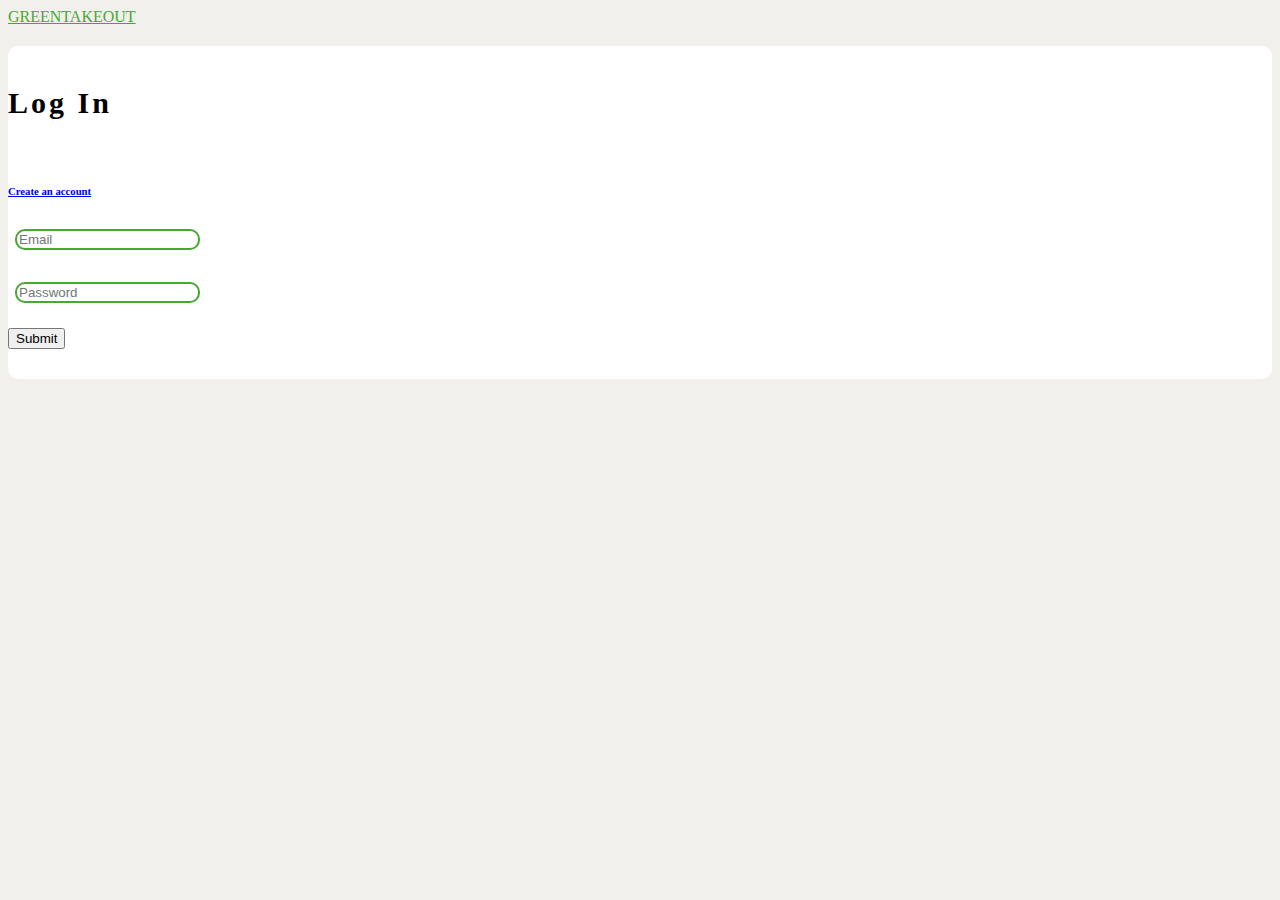
<file: index.html>
<!DOCTYPE html>
<html lang="en">
    <head>
        <meta charset="UTF-8">
        <meta http-equiv="X-UA-Compatible" content="IE=edge">
        <meta name="viewport" content="width=device-width, initial-scale=1.0">
        <title>Login</title>
        <link rel="stylesheet" href="./css/login.css">
        <link href="https://cdn.jsdelivr.net/npm/bootstrap@5.2.0/dist/css/bootstrap.min.css" rel="stylesheet" integrity="sha384-gH2yIJqKdNHPEq0n4Mqa/HGKIhSkIHeL5AyhkYV8i59U5AR6csBvApHHNl/vI1Bx" crossorigin="anonymous">
</head>
<body>
  <nav class="navbar bg-light">
    <div class="container-fluid">
        <a class="navbar-brand" href="#" style="color: rgb(71, 168, 50);">GREENTAKEOUT</a>
    </div>
    </nav>

    <div class="container px-4 px-lg-5 my-5">
        <div class="login-form text-center">
            <!-- returning customer log in -->
            <h1 class="reg">Log In</h1>
            <h6><a href="/GreenTakeout/screens/Register.html">Create an account</a></h6>
            <form action="">
                <input type="text" id="email" name="fname" placeholder="Email"><br><br>
                <input type="password" id="pass" name="lname" placeholder="Password"><br><br>
                <button type="button" class="btn btn-secondary btn-small" onclick="handleOnLoad(document.getElementById('email').value)">Submit</button> 
                <div style="color: red;" id="errorMsg"></div>
            </form>
        </div>
    </div>
   <script src="./scripts/login.js"></script>
</body>
</html>
</file>
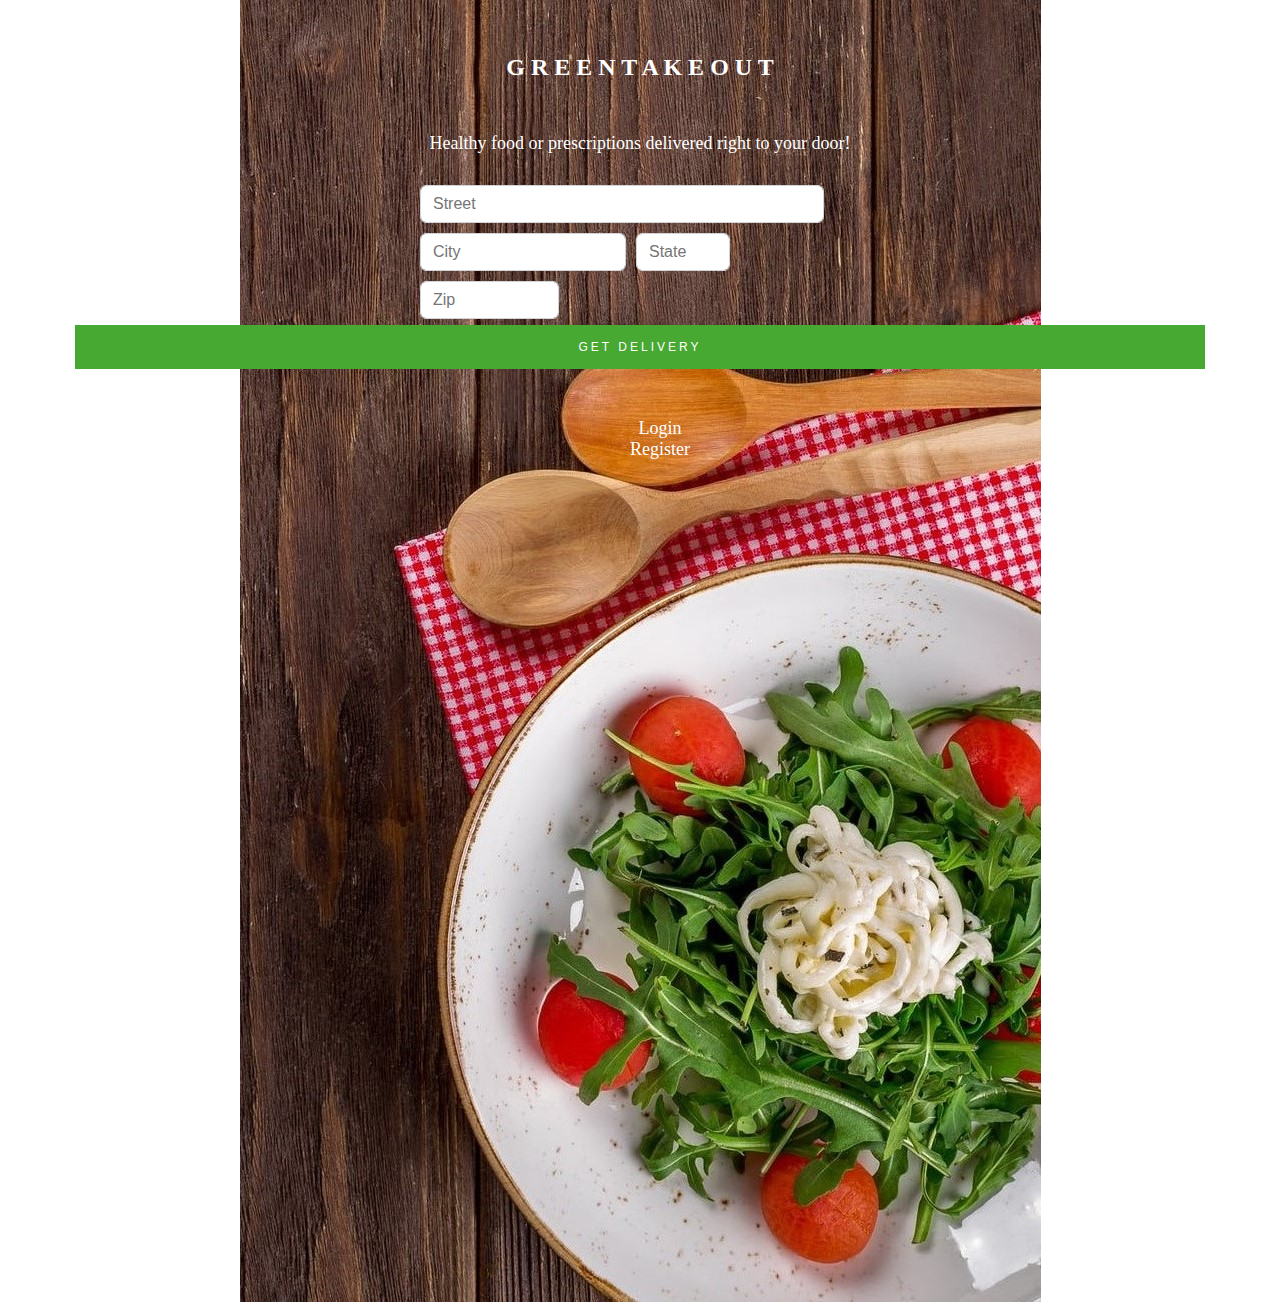
<file: screens/Customer.html>
<!DOCTYPE html>
<html lang="en">
<head>
    <meta charset="UTF-8">
    <meta http-equiv="X-UA-Compatible" content="IE=edge">
    <meta name="viewport" content="width=device-width, initial-scale=1.0">
    <title>GreenTakeout</title>
    <link href="https://cdn.jsdelivr.net/npm/bootstrap@5.2.0/dist/css/bootstrap.min.css" rel="stylesheet" integrity="sha384-gH2yIJqKdNHPEq0n4Mqa/HGKIhSkIHeL5AyhkYV8i59U5AR6csBvApHHNl/vI1Bx" crossorigin="anonymous">
    <link href="../css/index.css" rel="stylesheet">
</head>
<body onload="getUser()">
    <div class="header">
        <div>
            <ul class="ul-welcome-page" id="login-buttons">
                <li>
                    <a class="login-button" href="/GreenTakeout/index.html">Login</a>
                </li>
                <li>
                    <a class="login-button" href="/GreenTakeout/screens/Register.html">Register</a>
                </li>
            </ul>
            <p class="header-p">G R E E N T A K E O U T</p>
            <button onclick="routeMainPage()" class="submit-home-btn">Get Delivery</button>
            <p class="header-p-food">Healthy food or prescriptions delivered right to your door!</p>
            <img src="../assets/food.jpeg" class="header-img">
            <div class="address-field">
                <div class="form-group">
                    <input type="street" 
                           class="form-control-id" 
                           id="autocomplete" 
                           placeholder="Street" onchange="saveAddress()">
                    
                    <input type="city" 
                           class="form-control-id" 
                           id="inputCity" 
                           placeholder="City">
                    
                    <input type="state" 
                           class="form-control-id" 
                           id="inputState" 
                           placeholder="State">
                    
                    <input type="zip" 
                           class="form-control-id" 
                           id="inputZip" 
                           placeholder="Zip">
                  </div>
            </div>
        </div>
    </div>

<script src="https://cdn.jsdelivr.net/npm/bootstrap@5.2.0/dist/js/bootstrap.bundle.min.js" integrity="sha384-A3rJD856KowSb7dwlZdYEkO39Gagi7vIsF0jrRAoQmDKKtQBHUuLZ9AsSv4jD4Xa" crossorigin="anonymous"></script>
<script src="../scripts/index.js"></script>
</body>
</html>
</file>
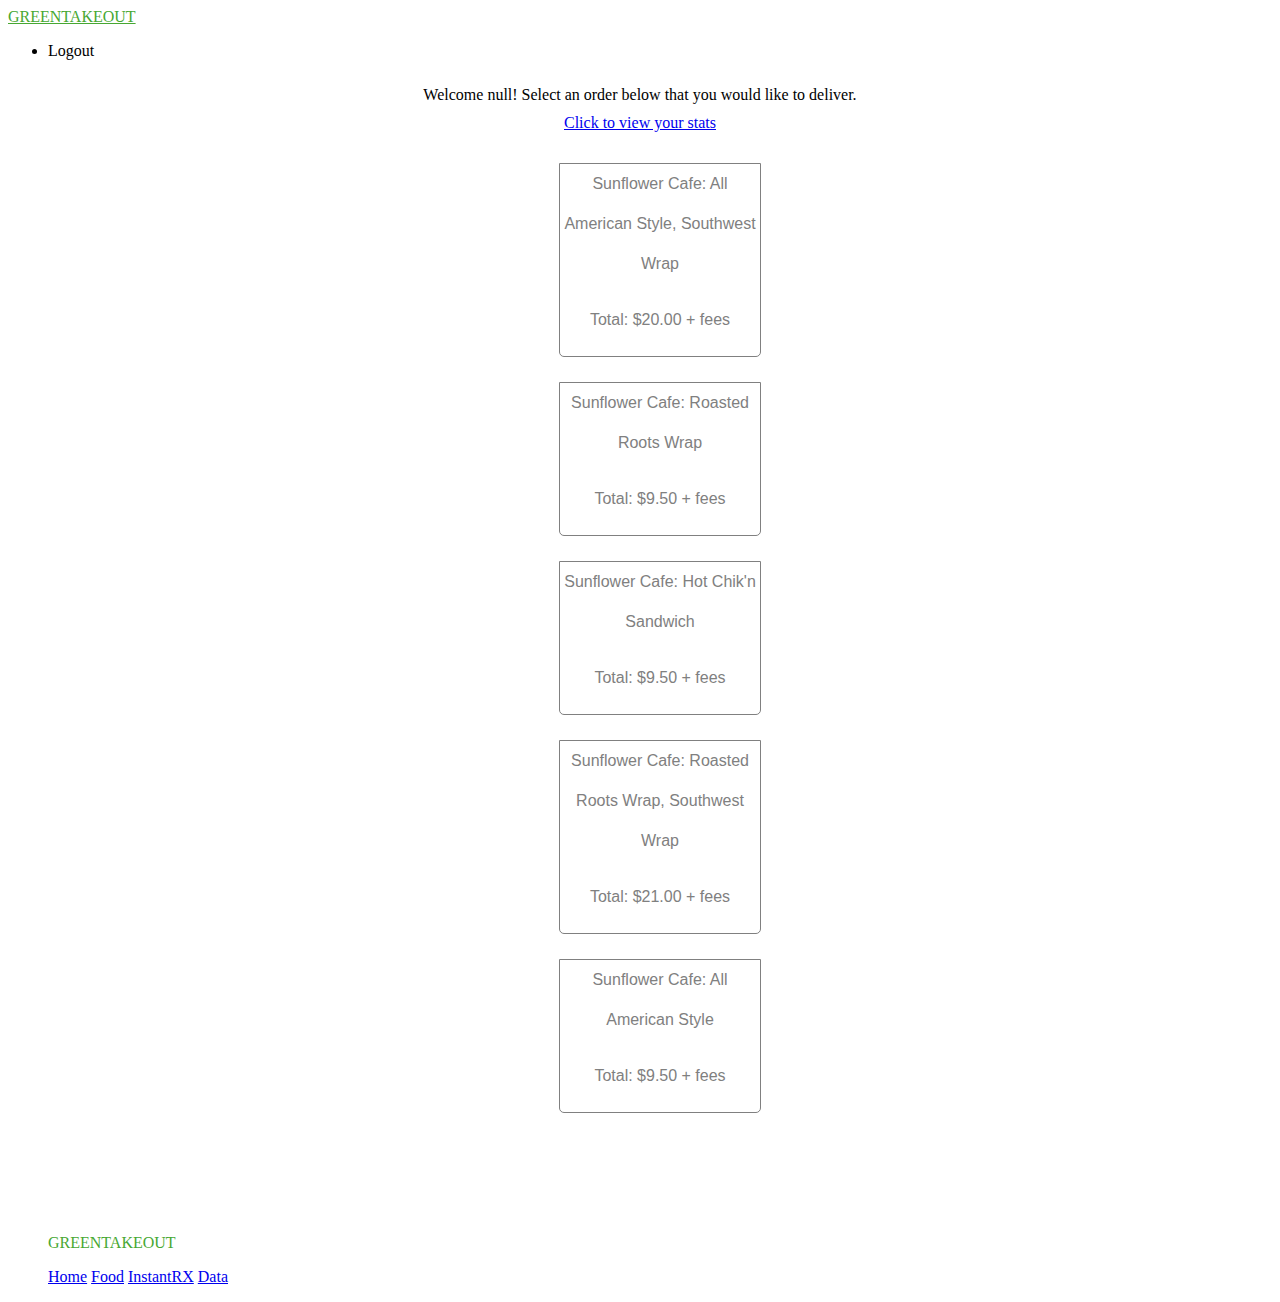
<file: screens/Driver.html>
<!DOCTYPE html>
<html lang="en">
<head>
    <meta charset="UTF-8">
    <meta http-equiv="X-UA-Compatible" content="IE=edge">
    <meta name="viewport" content="width=device-width, initial-scale=1.0">
    <title>Driver Dashboard</title>
    <link rel="stylesheet" href="../css/driver.css">
    <link rel="stylesheet" href="../css/home.css">
    <link href="https://cdn.jsdelivr.net/npm/bootstrap@5.2.0/dist/css/bootstrap.min.css" rel="stylesheet" integrity="sha384-gH2yIJqKdNHPEq0n4Mqa/HGKIhSkIHeL5AyhkYV8i59U5AR6csBvApHHNl/vI1Bx" crossorigin="anonymous">
</head>
<body onload="getDriver()">
    <nav class="navbar bg-light">
        <div class="container-fluid">
            <a class="navbar-brand" href="#" style="color: rgb(71, 168, 50);">GREENTAKEOUT</a>
            <ul class="navbar-nav home-ul">
                <li class="nav-item">
                <a class="nav-link active" aria-current="page" onclick="handleLogout()">Logout</a>
                </li>
            </ul>
        </div>
    </nav>

    <div id="welcome-driver" class="welcome-driver"></div>
    <div class="driver-dashboard"><a href="/GreenTakeout/screens/DriverStats.html">Click to view your stats</a></div>
    <div class="order-container">
        <ul class="order-ul">
            <li class="order-li">
                <input id="order1" type="checkbox" name="order1" />
                <label for="order1">Sunflower Cafe: All American Style, Southwest Wrap<p>Total: $20.00 + fees</p></label>
            </li>
            <li class="order-li">
                <input id="order2" type="checkbox" name="order2" />
                <label for="order2">Sunflower Cafe: Roasted Roots Wrap<p>Total: $9.50 + fees</p></label>
            </li>
            <li class="order-li">
                <input id="order3" type="checkbox" name="order3" />
                <label for="order3">Sunflower Cafe: Hot Chik'n Sandwich<p>Total: $9.50 + fees</p></label>
            </li>
            <li class="order-li">
                <input id="order4" type="checkbox" name="order4" />
                <label for="order4">Sunflower Cafe: Roasted Roots Wrap, Southwest Wrap<p>Total: $21.00 + fees</p></label>
            </li>
            <li class="order-li">
                <input id="order4" type="checkbox" name="order4" />
                <label for="order4">Sunflower Cafe: All American Style<p>Total: $9.50 + fees</p></label>
            </li>
        </ul>
    </div>

    <!-- Footer -->
    <footer class="py-3 bg-dark">
        <div class="row align-items-center footer-container">
            <div class="col">
                <ul class="footer-ul">
                    <p class="footer-title">GREENTAKEOUT</p>
                    <li class="footer-item">
                      <a class="nav-link" href="/GreenTakeout/screens/Customer.html">Home</a> 
                      <a class="nav-link" href="/GreenTakeout/screens/Home.html">Food</a> 
                      <a class="nav-link" href="/GreenTakeout/screens/InstantRx.html">InstantRX</a>
                      <a class="nav-link" href="/GreenTakeout/screens/Data.html">Data</a>  
                    </li>
                </ul>
            </div>
        </div>
    </footer>

    <script src="../scripts/index.js"></script>
    <script src="../scripts/driver.js"></script>
</body>
</html>
</file>
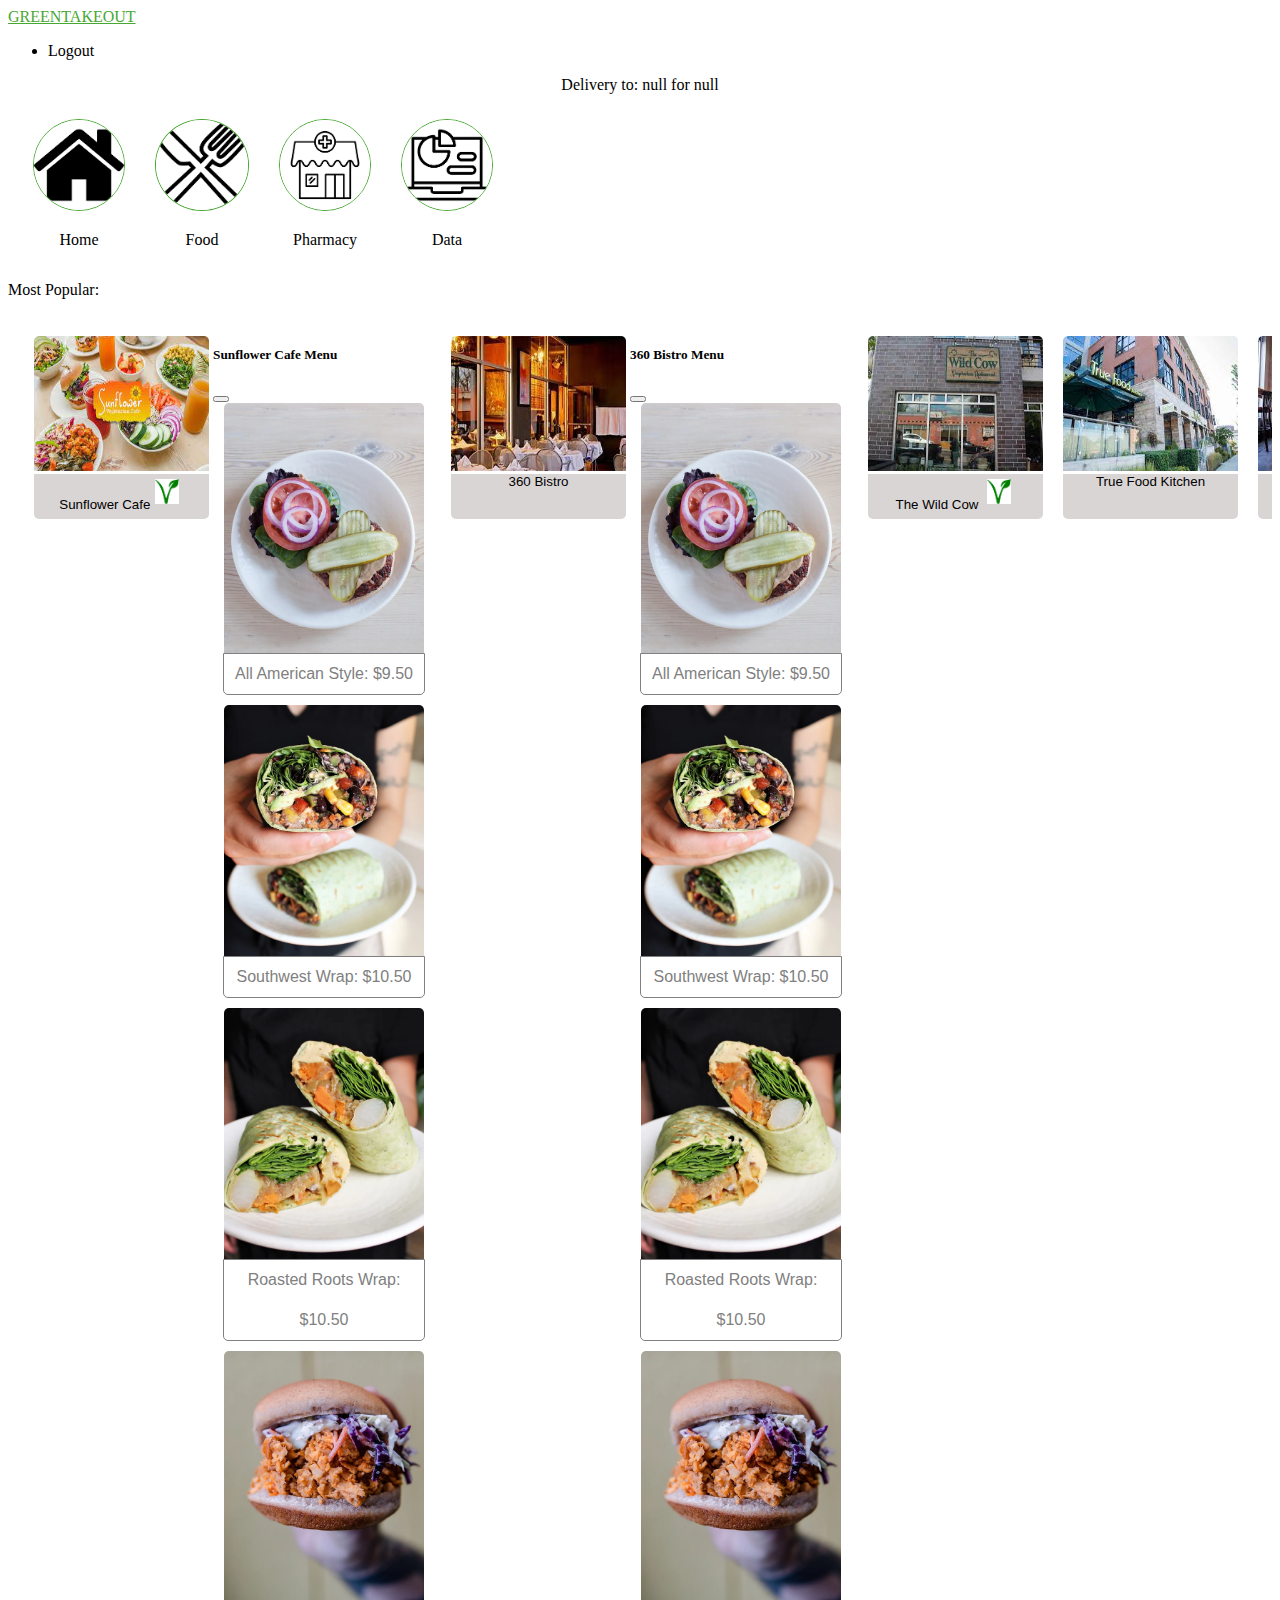
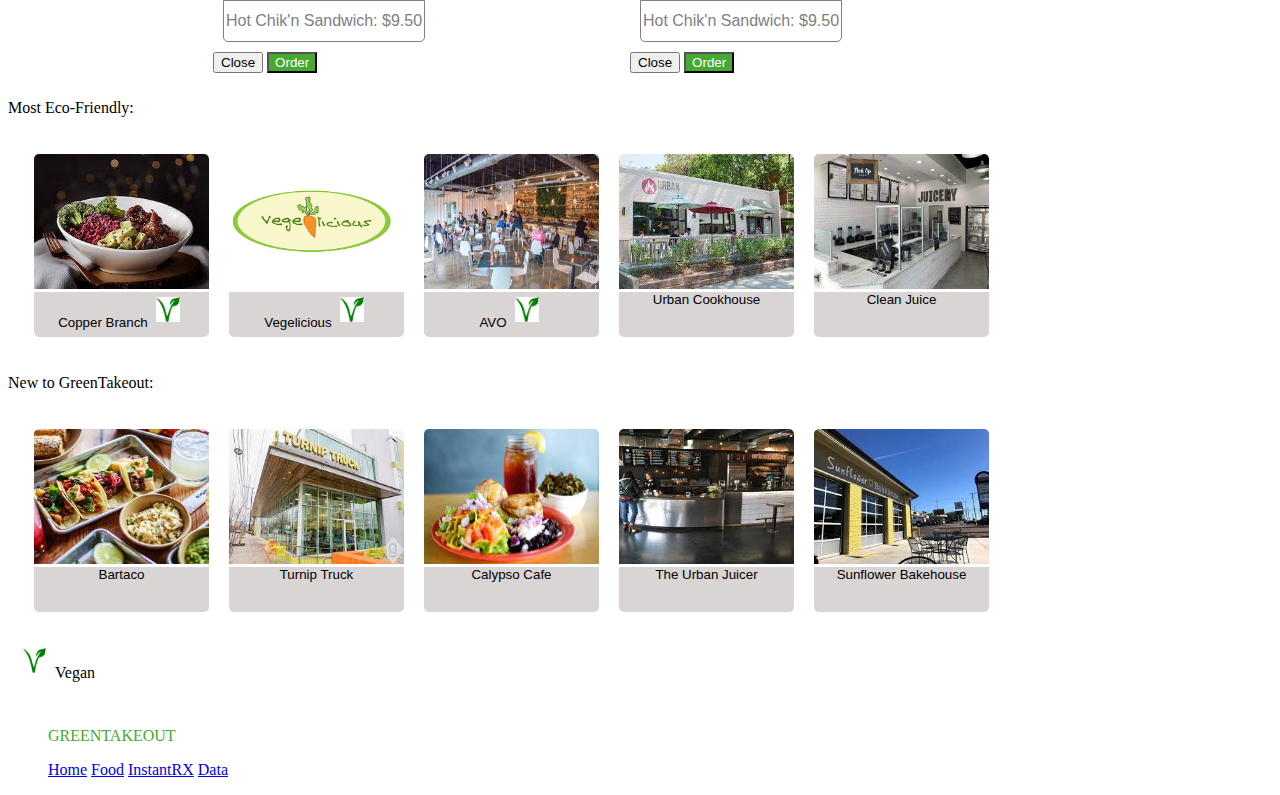
<file: screens/Home.html>
<!DOCTYPE html>
<html lang="en">
<head>
    <meta charset="UTF-8">
    <meta http-equiv="X-UA-Compatible" content="IE=edge">
    <meta name="viewport" content="width=device-width, initial-scale=1.0">
    <title>Home</title>
    <link href="../css/home.css" rel="stylesheet">
    <!-- CSS only -->
    <link href="https://cdn.jsdelivr.net/npm/bootstrap@5.2.0/dist/css/bootstrap.min.css" rel="stylesheet" integrity="sha384-gH2yIJqKdNHPEq0n4Mqa/HGKIhSkIHeL5AyhkYV8i59U5AR6csBvApHHNl/vI1Bx" crossorigin="anonymous">
</head>
<body onload="getAddress()">
<nav class="navbar bg-light">
<div class="container-fluid">
    <a class="navbar-brand" href="#" style="color: rgb(71, 168, 50);">GREENTAKEOUT</a>
    <ul class="navbar-nav home-ul">
        <li class="nav-item">
        <a class="nav-link active" aria-current="page" onclick="handleLogout()">Logout</a>
        </li>
    </ul>
</div>
</nav>

<div class="container">
    <div id="li-address"></div>
    <!-- FAVICON CONTAINER -->
    <div class="icon-container">
        <a href="/GreenTakeout/screens/Customer.html" class="favicon-card-a">
            <div class="icon">
                <img class="favicon-home" src="../assets/home.png">
                <p>Home</p>
            </div>
        </a>
        <a href="/GreenTakeout/screens/Home.html" class="favicon-card-a">
            <div class="icon">
                <img class="favicon-home" src="../assets/food.png">
                <p>Food</p>
            </div>
        </a>
        <a href="/GreenTakeout/screens/InstantRx.html" class="favicon-card-a">
            <div class="icon">
                <img class="favicon-home" src="../assets/pharmacy.png">
                <p>Pharmacy</p>
            </div>
        </a>
        <a href="/GreenTakeout/screens/Data.html" class="favicon-card-a">
            <div class="icon">
                <img class="favicon-home" src="../assets/data.png">
                <p>Data</p>
            </div>
        </a>
    </div>

    <!-- RESTAURANT CONTAINER -->
    <p class="section-title-p">Most Popular:</p>
    <div class="container-food-parent">
        <div class="food-container">
            <button class="food-card" data-bs-toggle="modal" data-bs-target="#sunflowerModal">
                <img class="restaurant-img" src="../assets/sunflower-cafe.jpg">
                <div class="rest-name">Sunflower Cafe<img src="../assets/vegan.png" class="vegan-favicon"></div>
                
            </button>
        </div>

        <!-- Sunflower Cafe Modal -->
        <div class="modal fade" id="sunflowerModal" tabindex="-1" aria-labelledby="sunflowerModalLabel" aria-hidden="true">
        <div class="modal-dialog">
            <div class="modal-content">
            <div class="modal-header">
                <h5 class="modal-title" id="sunflowerModalLabel">Sunflower Cafe Menu</h5>
                <button type="button" class="btn-close" data-bs-dismiss="modal" aria-label="Close"></button>
            </div>
            <div class="modal-body">
                <div class="menu-item">
                    <img class="menu-food-img" src="../assets/sunflower-cafe/american-style.webp">
                    <div class="menu-food-wrapper">
                        <input id="hamburger" type="checkbox" name="hamburger" />
                        <label for="hamburger">All American Style: $9.50</label>
                    </div>
                </div>
                <div class="menu-item">
                    <img class="menu-food-img" src="../assets/sunflower-cafe/southwest-wrap.webp">
                    <div class="menu-food-wrapper">
                        <input id="southwest-wrap" type="checkbox" name="southwest-wrap" />
                        <label for="southwest-wrap">Southwest Wrap: $10.50</label>
                    </div>
                </div>
                <div class="menu-item">
                    <img class="menu-food-img" src="../assets/sunflower-cafe/roasted-roots.webp">
                    <div class="menu-food-wrapper">
                        <input id="roasted-roots" type="checkbox" name="roasted-roots" />
                        <label for="roasted-roots">Roasted Roots Wrap: $10.50</label>
                    </div>
                </div>
                <div class="menu-item">
                    <img class="menu-food-img" src="../assets/sunflower-cafe/chiknsandwich.webp">
                    <div class="menu-food-wrapper">
                        <input id="chikn-sandwich" type="checkbox" name="chikn-sandwich" />
                        <label for="chikn-sandwich">Hot Chik'n Sandwich: $9.50</label>
                    </div>
                </div>
            </div>
            <div class="modal-footer">
                <button type="button" class="btn btn-secondary" data-bs-dismiss="modal">Close</button>
                <button type="button" class="btn order-btn" onclick="handleOrderClick()">Order</button>
            </div>
            </div>
        </div>
        </div>

        <div class="food-container">
            <button class="food-card" data-bs-toggle="modal" data-bs-target="#BistroModal">
                <img class="restaurant-img" src="../assets/360bistro.jpg">
                <div class="rest-name">360 Bistro</div>
            </button>
        </div>

        <!-- 360 Bistro Modal -->
        <div class="modal fade" id="BistroModal" tabindex="-1" aria-labelledby="BistroModalLabel" aria-hidden="true">
            <div class="modal-dialog">
                <div class="modal-content">
                <div class="modal-header">
                    <h5 class="modal-title" id="BistroModalLabel">360 Bistro Menu</h5>
                    <button type="button" class="btn-close" data-bs-dismiss="modal" aria-label="Close"></button>
                </div>
                <div class="modal-body">
                    <div class="menu-item">
                        <img class="menu-food-img" src="../assets/sunflower-cafe/american-style.webp">
                        <div class="menu-food-wrapper">
                            <input id="hamburger" type="checkbox" name="hamburger" />
                            <label for="hamburger">All American Style: $9.50</label>
                        </div>
                    </div>
                    <div class="menu-item">
                        <img class="menu-food-img" src="../assets/sunflower-cafe/southwest-wrap.webp">
                        <div class="menu-food-wrapper">
                            <input id="southwest-wrap" type="checkbox" name="southwest-wrap" />
                            <label for="southwest-wrap">Southwest Wrap: $10.50</label>
                        </div>
                    </div>
                    <div class="menu-item">
                        <img class="menu-food-img" src="../assets/sunflower-cafe/roasted-roots.webp">
                        <div class="menu-food-wrapper">
                            <input id="roasted-roots" type="checkbox" name="roasted-roots" />
                            <label for="roasted-roots">Roasted Roots Wrap: $10.50</label>
                        </div>
                    </div>
                    <div class="menu-item">
                        <img class="menu-food-img" src="../assets/sunflower-cafe/chiknsandwich.webp">
                        <div class="menu-food-wrapper">
                            <input id="chikn-sandwich" type="checkbox" name="chikn-sandwich" />
                            <label for="chikn-sandwich">Hot Chik'n Sandwich: $9.50</label>
                        </div>
                    </div>
                </div>
                <div class="modal-footer">
                    <button type="button" class="btn btn-secondary" data-bs-dismiss="modal">Close</button>
                    <button type="button" class="btn order-btn">Order</button>
                </div>
                </div>
            </div>
            </div>
        
        <div class="food-container">
            <button class="food-card" data-bs-toggle="modal" data-bs-target="#CowModal">
                <img class="restaurant-img" src="../assets/wildcow.jpg">
                <div class="rest-name">The Wild Cow <img src="../assets/vegan.png" class="vegan-favicon"></div>
            </button>
        </div>

        <div class="food-container">
            <button class="food-card" data-bs-toggle="modal" data-bs-target="#TrueFoodModal">
                <img class="restaurant-img" src="../assets/true-food-kitchen.jpg">
                <div class="rest-name">True Food Kitchen</div>
            </button>
        </div>
        
        <div class="food-container">
            <button class="food-card" data-bs-toggle="modal" data-bs-target="#GrazeModal">
                <img class="restaurant-img" src="../assets/graze.jpg">
                <div class="rest-name">Graze Nashville <img src="../assets/vegan.png" class="vegan-favicon"></div>
            </button>
        </div>
    </div>

    <!-- <div class="sustainable-quote-container">
        <p class="quote-p">Reduce, Reuse, Recycle</p>
    </div> -->

    <p class="section-title-p">Most Eco-Friendly:</p>
    <div class="container-food-parent">
        <div class="food-container">
            <button class="food-card" data-bs-toggle="modal" data-bs-target="#CopperModal">
                <img class="restaurant-img" src="../assets/copper-branch.jpg">
                <div class="rest-name">Copper Branch <img src="../assets/vegan.png" class="vegan-favicon"></div>
            </button>
        </div>

        <div class="food-container">
            <button class="food-card" data-bs-toggle="modal" data-bs-target="#VegeliciousModal">
                <img class="restaurant-img" src="../assets/vegelicious.jpg">
                <div class="rest-name">Vegelicious <img src="../assets/vegan.png" class="vegan-favicon"></div>
            </button>
        </div>
        
        <div class="food-container">
            <button class="food-card" data-bs-toggle="modal" data-bs-target="#AvoModal">
                <img class="restaurant-img" src="../assets/avo.jpg">
                <div class="rest-name">AVO <img src="../assets/vegan.png" class="vegan-favicon"></div>
            </button>
        </div>

        <div class="food-container">
            <button class="food-card" data-bs-toggle="modal" data-bs-target="#UrbanModal">
                <img class="restaurant-img" src="../assets/urban-cookhouse.jpg">
                <div class="rest-name">Urban Cookhouse</div>
            </button>
        </div>
        
        <div class="food-container">
            <button class="food-card" data-bs-toggle="modal" data-bs-target="#CleanJuiceModal">
                <img class="restaurant-img" src="../assets/clean-juice.jpg">
                <div class="rest-name">Clean Juice</div>
            </button>
        </div>
    </div>
    
    <p class="section-title-p">New to GreenTakeout:</p>
    <div class="container-food-parent">
        <div class="food-container">
            <button class="food-card" data-bs-toggle="modal" data-bs-target="#BartacoModal">
                <img class="restaurant-img" src="../assets/bartaco.jpg">
                <div class="rest-name">Bartaco</div>
            </button>
        </div>

        <div class="food-container">
            <button class="food-card" data-bs-toggle="modal" data-bs-target="#TurnipModal">
                <img class="restaurant-img" src="../assets/turnip-truck.jpg">
                <div class="rest-name">Turnip Truck</div>
            </button>
        </div>
        
        <div class="food-container">
            <button class="food-card" data-bs-toggle="modal" data-bs-target="#CalypsoModal">
                <img class="restaurant-img" src="../assets/calypso-cafe.jpg">
                <div class="rest-name">Calypso Cafe</div>
            </button>
        </div>

        <div class="food-container">
            <button class="food-card" data-bs-toggle="modal" data-bs-target="#UrbanJuicerModal">
                <img class="restaurant-img" src="../assets/urban-juicer.jpg">
                <div class="rest-name">The Urban Juicer</div>
            </button>
        </div>
        
        <div class="food-container">
            <button class="food-card" data-bs-toggle="modal" data-bs-target="#SunflowerBakehouseModal">
                <img class="restaurant-img" src="../assets/sunflower-bakehouse.jpg">
                <div class="rest-name">Sunflower Bakehouse</div>
            </button>
        </div>
    </div>

    <div class="icon-def-container">
        <img src="../assets/vegan.png" class="vegan-favicon"> Vegan
    </div>
</div>


<!-- Footer -->
<footer class="py-3 bg-dark">
    <div class="row align-items-center footer-container">
        <div class="col">
            <ul class="footer-ul">
                <p class="footer-title">GREENTAKEOUT</p>
                <li class="footer-item">
                  <a class="nav-link" href="/GreenTakeout/screens/Customer.html">Home</a> 
                  <a class="nav-link" href="/GreenTakeout/screens/Home.html">Food</a> 
                  <a class="nav-link" href="/GreenTakeout/screens/InstantRx.html">InstantRX</a>
                  <a class="nav-link" href="/GreenTakeout/screens/Data.html">Data</a>  
                </li>
            </ul>
        </div>
    </div>
</footer>

    <script src="../scripts/index.js"></script>
    <!-- JavaScript Bundle with Popper -->
    <script src="https://cdn.jsdelivr.net/npm/bootstrap@5.2.0/dist/js/bootstrap.bundle.min.js" integrity="sha384-A3rJD856KowSb7dwlZdYEkO39Gagi7vIsF0jrRAoQmDKKtQBHUuLZ9AsSv4jD4Xa" crossorigin="anonymous"></script>
</body>
</html>
</file>
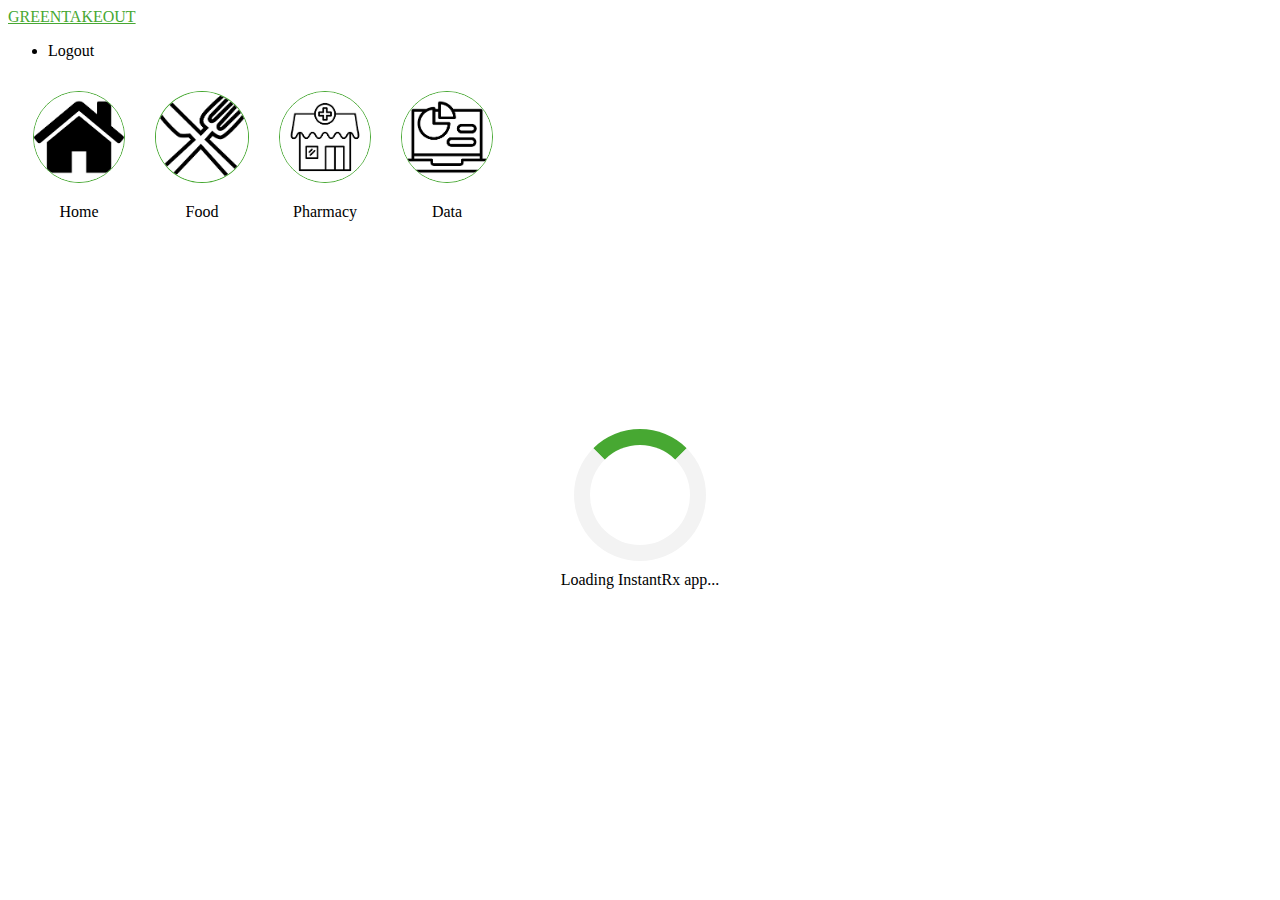
<file: screens/InstantRx.html>
<!DOCTYPE html>
<html lang="en">
<head>
    <meta charset="UTF-8">
    <meta http-equiv="X-UA-Compatible" content="IE=edge">
    <meta name="viewport" content="width=device-width, initial-scale=1.0">
    <title>InstantRx</title>
    <link rel="stylesheet" href="../css/instantRx.css">
    <link rel="stylesheet" href="../css/home.css">
    <link href="https://cdn.jsdelivr.net/npm/bootstrap@5.2.0/dist/css/bootstrap.min.css" rel="stylesheet" integrity="sha384-gH2yIJqKdNHPEq0n4Mqa/HGKIhSkIHeL5AyhkYV8i59U5AR6csBvApHHNl/vI1Bx" crossorigin="anonymous">
</head>
<body>
    <nav class="navbar bg-light">
        <div class="container-fluid">
            <a class="navbar-brand" href="#" style="color: rgb(71, 168, 50);">GREENTAKEOUT</a>
            <ul class="navbar-nav home-ul">
                <!-- <li class="nav-item">
                <a class="nav-link active" aria-current="page" href="../index.html">Home</a>
                </li>
                <li class="nav-item">
                <a class="nav-link active" aria-current="page" href="../index.html">Data</a>
                </li> -->
                <li class="nav-item">
                <a class="nav-link active" aria-current="page" onclick="handleLogout()">Logout</a>
                </li>
            </ul>
        </div>
    </nav>
    
    <!-- FAVICON CONTAINER -->
    <div class="icon-container">
        <a href="/GreenTakeout/screens/Customer.html" class="favicon-card-a">
            <div class="icon">
                <img class="favicon-home" src="../assets/home.png">
                <p>Home</p>
            </div>
        </a>
        <a href="/GreenTakeout/screens/Home.html" class="favicon-card-a">
            <div class="icon">
                <img class="favicon-home" src="../assets/food.png">
                <p>Food</p>
            </div>
        </a>
        <a href="/GreenTakeout/screens/InstantRx.html" class="favicon-card-a">
            <div class="icon">
                <img class="favicon-home" src="../assets/pharmacy.png">
                <p>Pharmacy</p>
            </div>
        </a>
        <a href="/GreenTakeout/screens/Data.html" class="favicon-card-a">
            <div class="icon">
                <img class="favicon-home" src="../assets/data.png">
                <p>Data</p>
            </div>
        </a>
    </div>

    <div class="loader-container">
        <div class="loader"></div>
        <p class="loading-p">Loading InstantRx app...</p>
    </div>
</body>
</html>
</file>
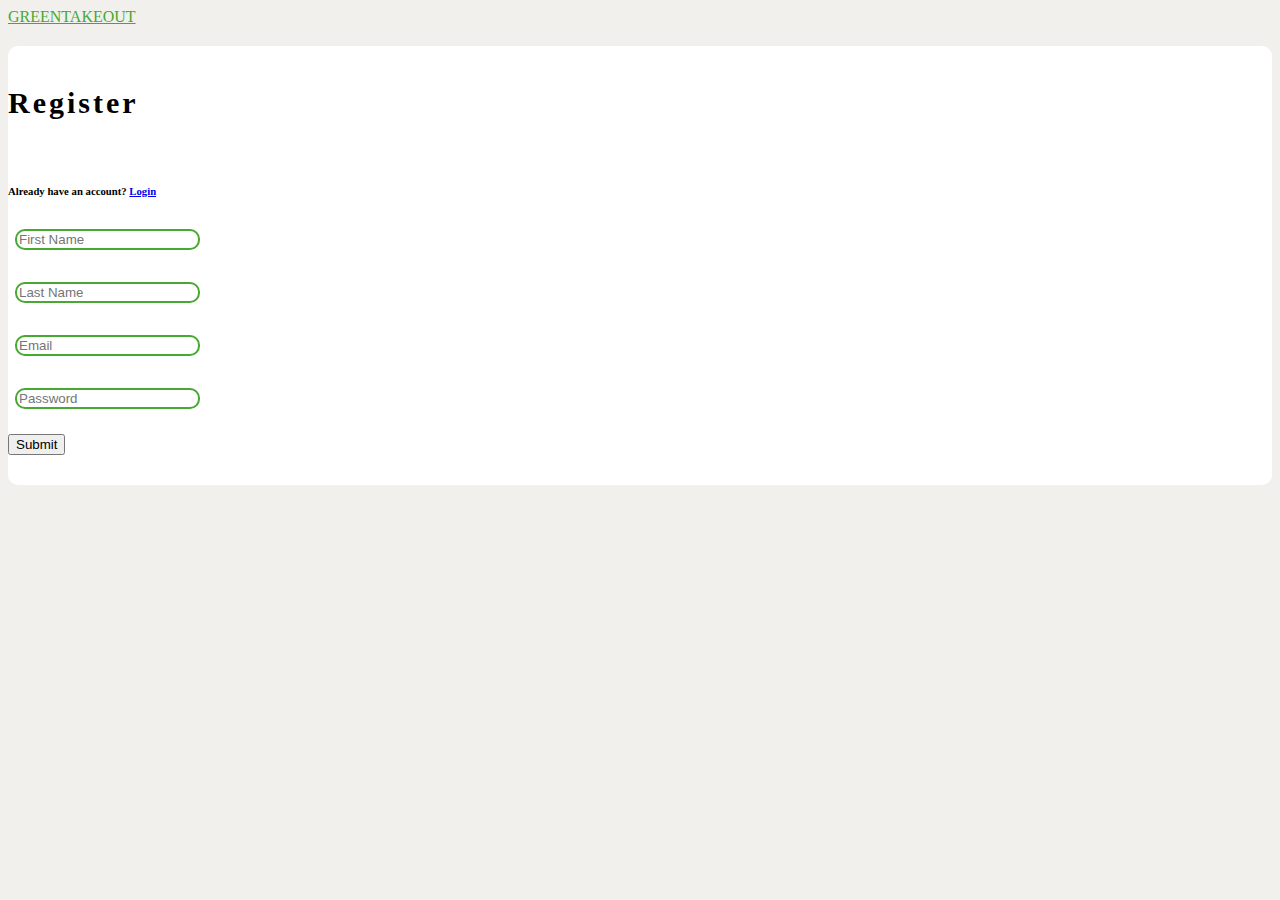
<file: screens/Register.html>
<!DOCTYPE html>
<html lang="en">
    <head>
        <meta charset="UTF-8">
        <meta http-equiv="X-UA-Compatible" content="IE=edge">
        <meta name="viewport" content="width=device-width, initial-scale=1.0">
        <title>Document</title>
        <link rel="stylesheet" href="../css/login.css">
        <link href="https://cdn.jsdelivr.net/npm/bootstrap@5.2.0/dist/css/bootstrap.min.css" rel="stylesheet" integrity="sha384-gH2yIJqKdNHPEq0n4Mqa/HGKIhSkIHeL5AyhkYV8i59U5AR6csBvApHHNl/vI1Bx" crossorigin="anonymous">
</head>
<body>
  <nav class="navbar bg-light">
    <div class="container-fluid">
        <a class="navbar-brand" href="#" style="color: rgb(71, 168, 50);">GREENTAKEOUT</a>
        <!-- <ul class="navbar-nav home-ul">
            <li class="nav-item">
            <a class="nav-link active" aria-current="page" href="../index.html">Home</a>
            </li>
        </ul> -->
    </div>
    </nav>

    <div class="container px-4 px-lg-5 my-5">
        <div class="login-form text-center">
            <!-- returning customer log in -->
            <h1 class="reg">Register</h1>
            <h6>Already have an account? <a href="/GreenTakeout/index.html">Login</a></h6>
            <form action="">
                <input type="text" id="fname" name="fname" placeholder="First Name"><br><br>
                <input type="text" id="lname" name="fname" placeholder="Last Name"><br><br>
                <input type="text" id="email" name="fname" placeholder="Email"><br><br>
                <input type="password" id="pass" name="lname" placeholder="Password"><br><br>
                <button type="button" class="btn btn-secondary btn-small" onclick="handleRegister(document.getElementById('email').value)">Submit</button> 
                <div style="color: red;" id="errorMsg"></div>
            </form>
        </div>
    </div>
   <script src="../scripts/login.js"></script>
</body>
</html>
</file>
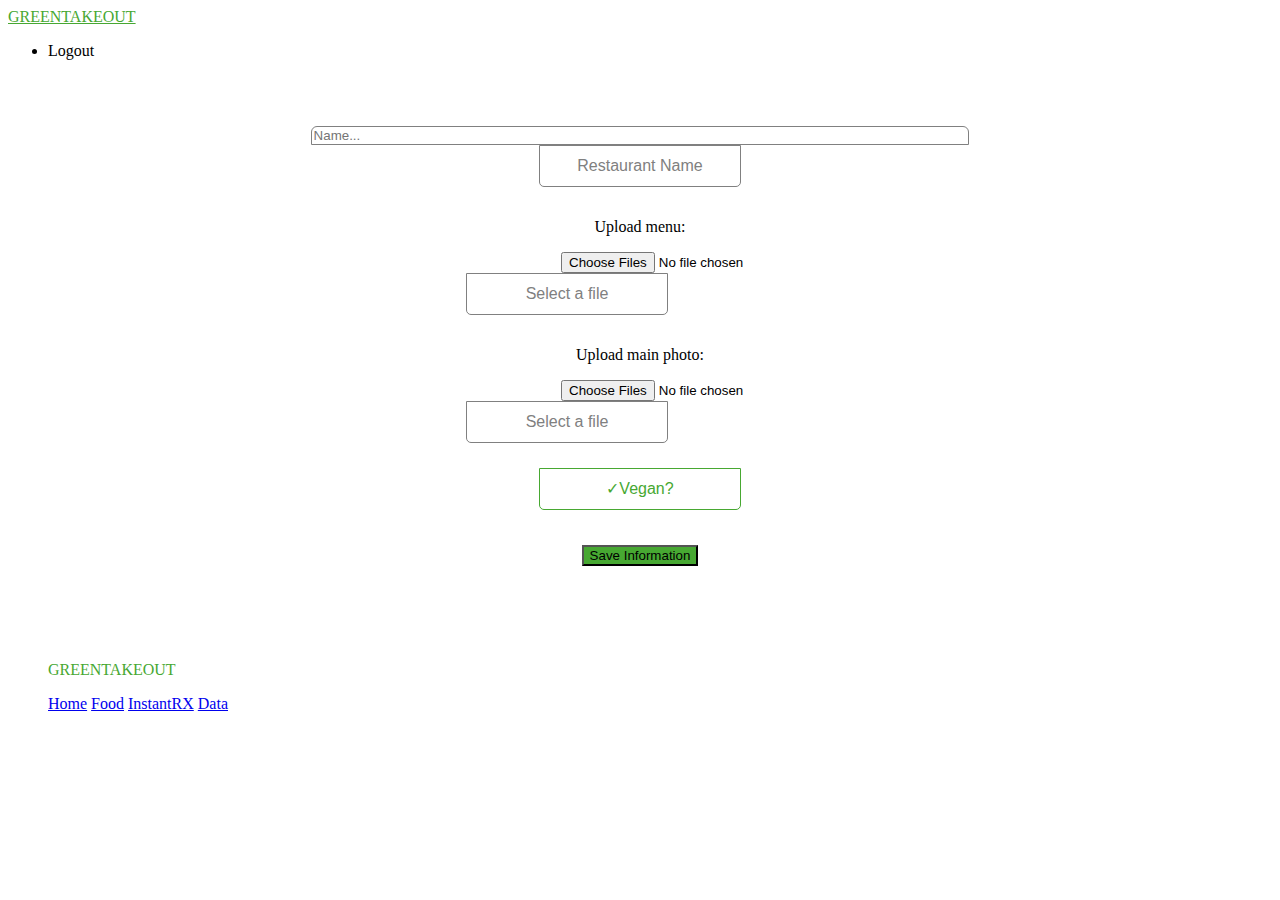
<file: screens/Restaurant.html>
<!DOCTYPE html>
<html lang="en">
<head>
    <meta charset="UTF-8">
    <meta http-equiv="X-UA-Compatible" content="IE=edge">
    <meta name="viewport" content="width=device-width, initial-scale=1.0">
    <title>Restaurant Dashboard</title>
    <link rel="stylesheet" href="../css/restaurant.css">
    <link rel="stylesheet" href="../css/home.css">
    <link href="https://cdn.jsdelivr.net/npm/bootstrap@5.2.0/dist/css/bootstrap.min.css" rel="stylesheet" integrity="sha384-gH2yIJqKdNHPEq0n4Mqa/HGKIhSkIHeL5AyhkYV8i59U5AR6csBvApHHNl/vI1Bx" crossorigin="anonymous">
</head>
<body>
    <nav class="navbar bg-light">
        <div class="container-fluid">
            <a class="navbar-brand" href="#" style="color: rgb(71, 168, 50);">GREENTAKEOUT</a>
            <ul class="navbar-nav home-ul">
                <li class="nav-item">
                <a class="nav-link active" aria-current="page" onclick="handleLogout()">Logout</a>
                </li>
            </ul>
        </div>
    </nav>

    <div class="menu-container">
            <input class="form-control" type="text" value="" name="rest-name" style="border: 1px solid gray; width: 51vw; border-radius: 0.375rem 0.375rem 0px 0px;" placeholder="Name...">
            <label class="label" for="rest-name">Restaurant Name</label>
            
            <div class="drop-area">
                <form class="my-form">
                    <p class="form-p">Upload menu:</p>
                    <input class="form-file-upload" type="file" id="fileElem" multiple accept="image/*">
                    <label class="label" class="button" for="fileElem">Select a file</label>
                </form>
            </div>
            <div class="drop-area">
                <form class="my-form">
                    <p class="form-p">Upload main photo:</p>
                    <input class="form-file-upload" type="file" id="fileElem" multiple accept="image/*">
                    <label class="label" class="button" for="fileElem">Select a file</label>
                </form>
            </div>
            <div class="vegan-wrapper">
                <input type="checkbox" id="vegan" name="vegan" checked>
                <label for="vegan">Vegan?</label>
            </div>

            <button class="btn btn-save">Save Information</button>
    </div>

    <!-- Footer -->
    <footer class="py-3 bg-dark">
        <div class="row align-items-center footer-container">
            <div class="col">
                <ul class="footer-ul">
                    <p class="footer-title">GREENTAKEOUT</p>
                    <li class="footer-item">
                      <a class="nav-link" href="/GreenTakeout/screens/Customer.html">Home</a> 
                      <a class="nav-link" href="/GreenTakeout/screens/Home.html">Food</a> 
                      <a class="nav-link" href="/GreenTakeout/screens/InstantRx.html">InstantRX</a>
                      <a class="nav-link" href="/GreenTakeout/screens/Data.html">Data</a>  
                    </li>
                </ul>
            </div>
        </div>
    </footer>

<script src="../scripts/index.js"></script>
</body>
</html>
</file>
<file: css/login.css>
:root {
  --main-color: rgb(71, 168, 50)
}

body {
  background-color: rgb(242, 240, 236) !important;
  display: flex;
  justify-content: center;
  flex-direction: column;
}

.login-form {
  background-color: white;
  padding-bottom: 30px;
  border-radius: 10px;
}

.display-4 {
  margin-top: -10px;
  font-size: 30px;
  color: gray;
  font-family: dekko;
  text-align: center;
}
h1 {
  color: black;
  padding-top: 40px;
  font-size: 30px;
  letter-spacing: 3px;
}
.reg {
  padding-top: 40px;
  padding-bottom: 40px;
}
h2 > * {
  color: var(--main-color);
  font-size: 20px;
  text-shadow: 2px 2px black;
}

input {
  border: 2px solid var(--main-color);
  border-radius: 10px;
  color: black;
  margin: 7px;
}

#navBarLogo {
  width: 80px;
  height: 80px;
}

.dropdown > * {
  font-size: 20px;
  list-style-type: none;
}

#navbarDropdown > * {
  list-style-type: none;
}
</file>
<file: css/index.css>
:root {
    --main-color: rgb(71, 168, 50)
}

body {
    margin: 0px !important;
    overflow: hidden;
}

.ul-welcome-page {
    list-style: none;
    position: absolute;
    top: 400px;
    font-size: large;
    margin-left: auto;
    margin-right: auto;
    left: 0;
    right: 0;
    text-align: center;
}

.login-button {
    color: white;
    text-decoration: none;
}
    .login-button:hover {
        color: var(--main-color);
        transition: 0.25s;
    }

.header-p {
    position: absolute;
    top: 30px;
    color: white;
    font-weight: 700;
    font-size: x-large;
    margin-left: 40vw;
    margin-left: auto;
    margin-right: auto;
    left: 0;
    right: 0;
    text-align: center;
}

.header {
    position: relative;
    margin-left: auto;
    margin-right: auto;
    left: 0;
    right: 0;
    text-align: center;
}

.header-img {
  height: max-content;
}

.background-img {
  background-color: black;
  height: 100vh;
  width: 100vw;
  opacity: 1%;
}

.header-p-food {
    position: absolute;
    color: white;
    font-weight: 500;
    font-size: large;
    top: 100px;
    margin-left: auto;
    margin-right: auto;
    left: 0;
    right: 0;
    text-align: center;
    padding: 15px;
}


/* ADDRESS FIELD */

.address-field {
    position: absolute;
    top: 150px;
    margin-left: 32.5vw;
    margin-left: auto;
    margin-right: auto;
    left: 0;
    right: 0;
    text-align: center;
}

input, label {
    margin: 5px 5px;
  }
  
  .form-group {
    margin: 30px auto;
    width: 450px;
  }
  
  .form-control-id {
    float: left;
    display: block;
    width: 84%;
    padding: 0.375rem 0.75rem;
    font-size: 1rem;
    font-weight: 400;
    line-height: 1.5;
    color: #212529;
    background-color: #fff;
    background-clip: padding-box;
    border: 1px solid #ced4da;
    -webkit-appearance: none;
    -moz-appearance: none;
    appearance: none;
    border-radius: 0.375rem;
    transition: border-color .15s ease-in-out,box-shadow .15s ease-in-out;
  }
  
  #inputStreet {
    width: 80% !important;
  }
  
  #inputCity {
    width: 40%;
  }
  
  #inputState {
    width: 15%;
  }
  
  #inputZip {
    width: 25%;
  }
  

  /* SUBMIT BUTTON HOME PAGE */

  .submit-home-btn {
    position: absolute;
    top: 225px;
    margin-left: auto;
    margin-right: auto;
    left: 75px;
    right: 75px;
    text-align: center;
  }

  .submit-home-btn-1 {
    position: absolute;
    top: 175px;
    margin-left: 42.5vw;
  }
  
  .submit-home-btn-2 {
    position: absolute;
    top: 250px;
    margin-left: 42.5vw;
    background: rgb(61, 89, 158);
  }

  button{
    padding: 15px 40px;
    background: var(--main-color);
    border:0;
    color: #fff;
    text-transform: uppercase;
    font-family: helvetica;
    font-size: 12px;
    letter-spacing: 3px;
    position: relative;
    transition: all .4s cubic-bezier(0.645, 0.045, 0.355, 1);
    cursor: pointer;
    display: block;
    margin: 100px auto;
  }
  
  button::after,
  button::before{
    content: "";
    position: absolute;
    top: 50%;
    right: 0px;
    transform: translateY(-50%);
    opacity: 0;
    transition:         all .4s cubic-bezier(0.645, 0.045, 0.355, 1);
  }
  
  button::after{
      width: 30px;
      height: 1px;
      background: white;
      transform: translateX(-3px);
      margin-top: 0px;
  }
  
  button::before{
    content: "";
    transform: rotate(-135deg) translateX(50%);
    width: 11px;
    height: 11px;
    background: transparent;
    border-left: 1px solid white;
    border-bottom: 1px solid white;
    margin-top: -1px;
  }
  
  
  button:hover{
    padding: 15px 60px 15px 20px;
  }
  
  button:hover::after,
  button:hover::before{
    opacity: 1;
    right: 15px;
  }
</file>
<file: css/driver.css>
.order-container {
    padding: 25px;
    display: flex;
    justify-content: center;
    align-items: center;
}

.welcome-driver {
    padding: 10px;
    text-align: center;
}

.order-li {
    margin-bottom: 35px !important;
}

.order-ul {
    list-style: none;
}

.driver-dashboard {
    text-align: center;
}
</file>
<file: css/home.css>
:root {
    --main-color: rgb(71, 168, 50);
}

/* FAVICON STYLING */
.icon-container {
    display: flex;
    overflow-x: scroll;
    margin: 10px;
}

.icon {
    margin: 15px;
    text-align: center;
}

.favicon-home {
    border: 1px solid var(--main-color);
    height: 90px;
    border-radius: 50%;
    transition: 1s;
}
    .favicon-home:hover {
        transform: rotateY(180deg);
        transition: 0.75s ease-in-out;
    }

.favicon-card-a {
    text-decoration: none;
    color: black;
    transition: 0.25s;
}
    .favicon-card-a:hover {
        color: var(--main-color);
        transition: 0.25s;
    }


.section-title-p {
    font-size: medium;
    font-weight: 500;
}   

.container-food-parent {
    display: flex;
    flex-direction: row;
    padding: 10px;
    overflow-x: scroll;
}

.food-container {
    margin: 10px;
    width: 175px;
}

.food-card {
    text-decoration: none;
    text-align: center;
    transition: 0.5s ease-out;
    border-radius: 20px;
    border: none;
    box-shadow: none;
    background: none;
}
    .food-container:hover {
        /* box-shadow: 2px 2px 2px 2px var(--main-color); */
        transform: translateY(-5px) translateX(-5px);
        transition: 0.5s ease-out;
    }
    
.restaurant-img {
    height: 15vh;
    width: 175px;
    border-radius: 5px 5px 0px 0px;
}

.rest-name {
    background: rgb(218, 213, 213);
    width: 175px;
    height: 5vh;
    color: black;
    text-decoration: none;
    border-radius: 0px 0px 5px 5px;
}

#li-address {
    color: black;
    text-align: center;
}

.order-btn {
    background-color: var(--main-color) !important;
    color: white !important;
}

.menu-food-wrapper {
    right: 0;
    display: flex;
    justify-content: center;
    margin: 10px;
}

.menu-food-img {
    /* height: 150px; */
    width: 200px;
    border-radius: 5px 5px 0px 0px;
    display: block;
    margin-right: auto;
    margin-left: auto;
}

.home-ul {
    columns: 2 !important;
}



label {
    display:block;
    border:solid 1px gray;
    color: rgb(84, 111, 160);
    line-height:40px;
    /* height:40px; */
    width: 200px;
    border-radius: 0px 0px 5px 5px;
    -webkit-font-smoothing: antialiased; 
    margin-top: -10px;
    font-family:Arial,Helvetica,sans-serif;
    color:gray;
    text-align:center;
}

input[type=checkbox] {
    display: none;
}

input:checked + label {
    border: solid 1px var(--main-color);
    color: var(--main-color);
}

input:checked + label:before {
    content: "\2713 ";
}

/* new stuff */
.check {
    visibility: hidden;
}

input:checked + label .check {
    visibility: visible;
}

input.checkbox:checked + label:before {
    content: "";
}

footer {
    width: 100vw !important;
    left: 0;
    right: 0;
    bottom: 0;
    margin-top: 5vh !important;
}

.footer-ul {
    color: white;
    list-style-type: none !important;
}

.footer-title {
    color: var(--main-color);
}

.vegan-favicon {
    height: 25px;
    padding: 5px;
}

.icon-def-container {
    margin: 10px;
}
</file>
<file: css/instantRx.css>
:root {
    --main-color: rgb(71, 168, 50)
  }

body {
    overflow-y: hidden;
}

.loader {
    border: 16px solid #f3f3f3; /* Light grey */
    border-top: 16px solid var(--main-color);
    border-radius: 50%;
    width: 100px;
    height: 100px;
    animation: spin 2s linear infinite;
  }
  
  @keyframes spin {
    0% { transform: rotate(0deg); }
    100% { transform: rotate(360deg); }
  }

.loader-container {
    display: flex;
    justify-content: center;
    align-items: center;
    height: 60vh;
    flex-direction: column;
}

.loading-p {
    margin-top: 10px;
}

.arrow {
    border: solid black;
    border-width: 0 3px 3px 0;
    display: inline-block;
    padding: 3px;
  }

  .left {
    transform: rotate(135deg);
    -webkit-transform: rotate(135deg);
  }

.back-a {
    margin-left: 10px;
    text-decoration: none;
    color: black;
}
</file>
<file: css/restaurant.css>
.menu-container {
    padding: 50px !important;
    display: flex;
    align-items: center !important;
    flex-direction: column;
}

.drop-area {
    margin-top: 15px;
}

.my-form {
    justify-content: center;
    text-align: center;
}

.fileElem {
    margin: 10px;
}

.form-p {
    font-weight: 500;
    font-size: medium;
}

.label {
    margin-top: 0px;
}

.vegan-wrapper {
    margin-top: 35px !important;
}

.btn-save {
    background-color: rgb(71, 168, 50) !important;
    margin-top: 35px;
}

.form-file-upload {
    margin-left: 95px;
}
</file>
